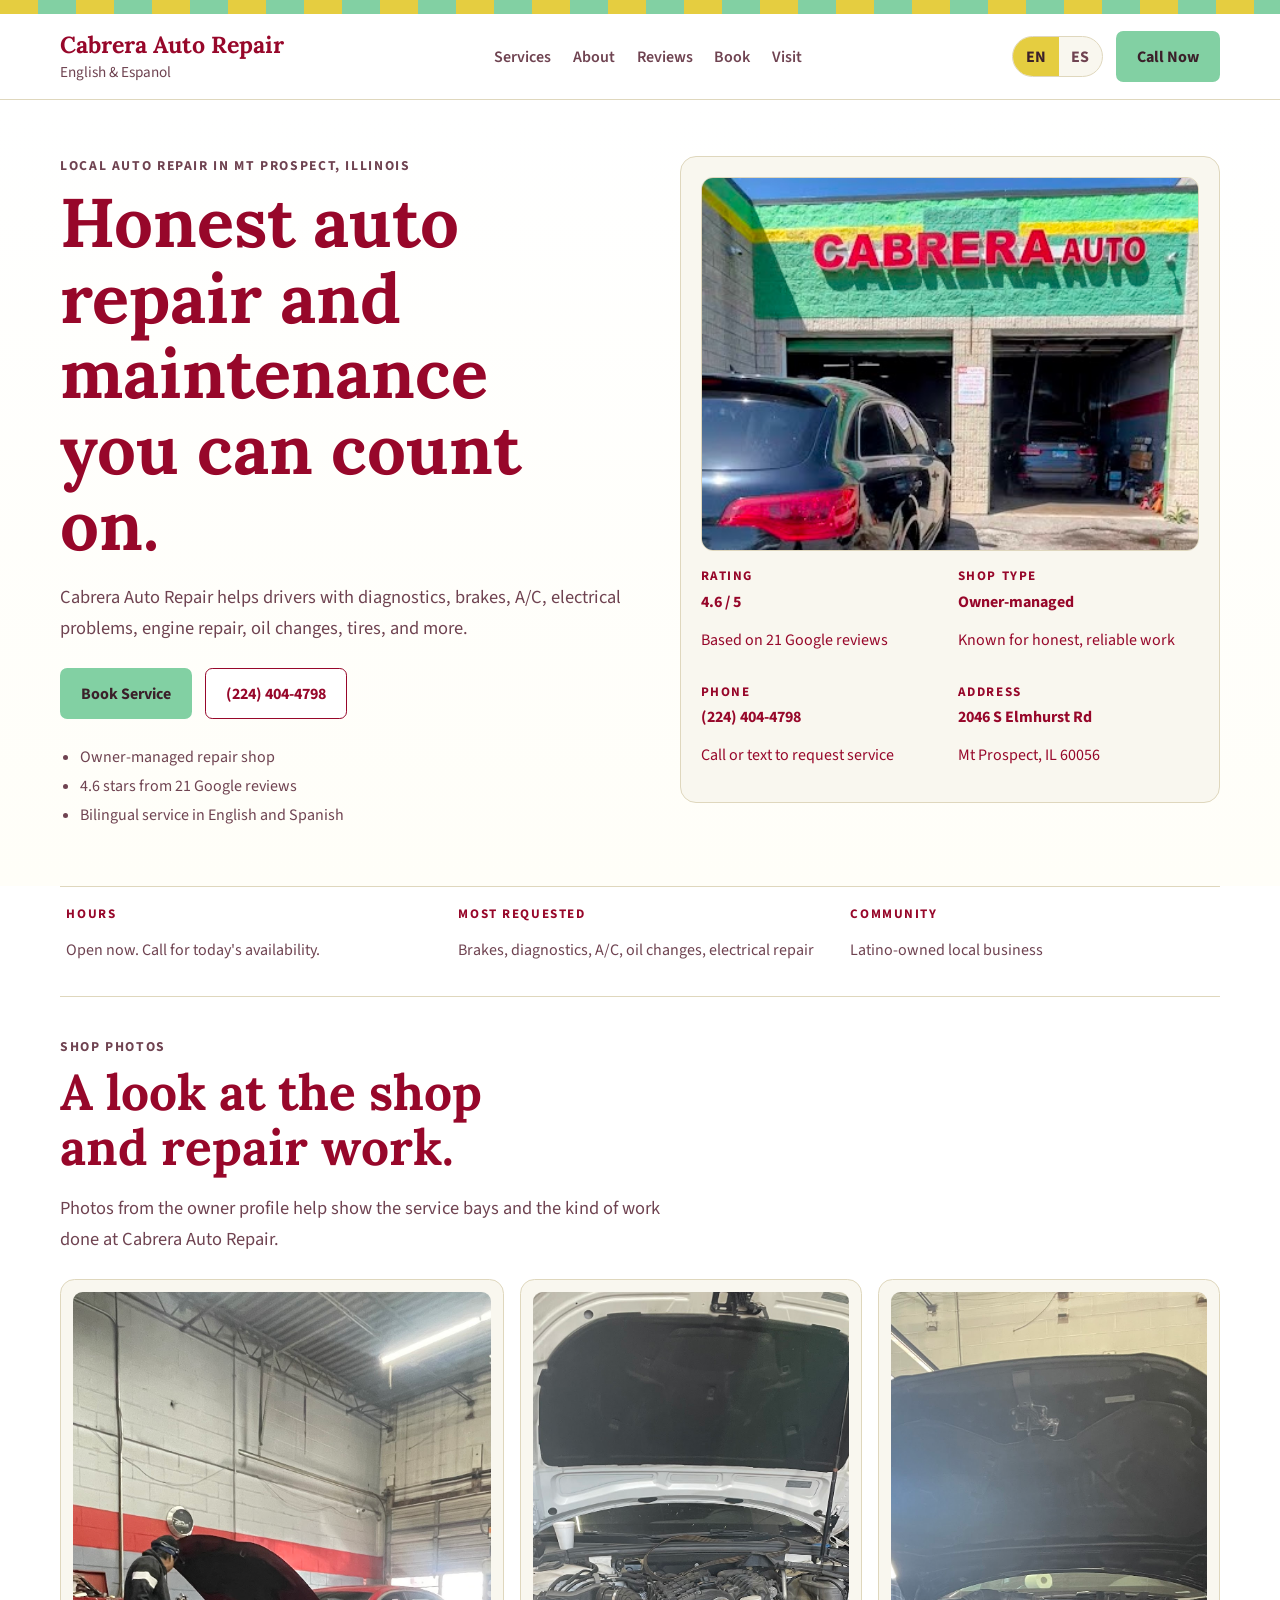
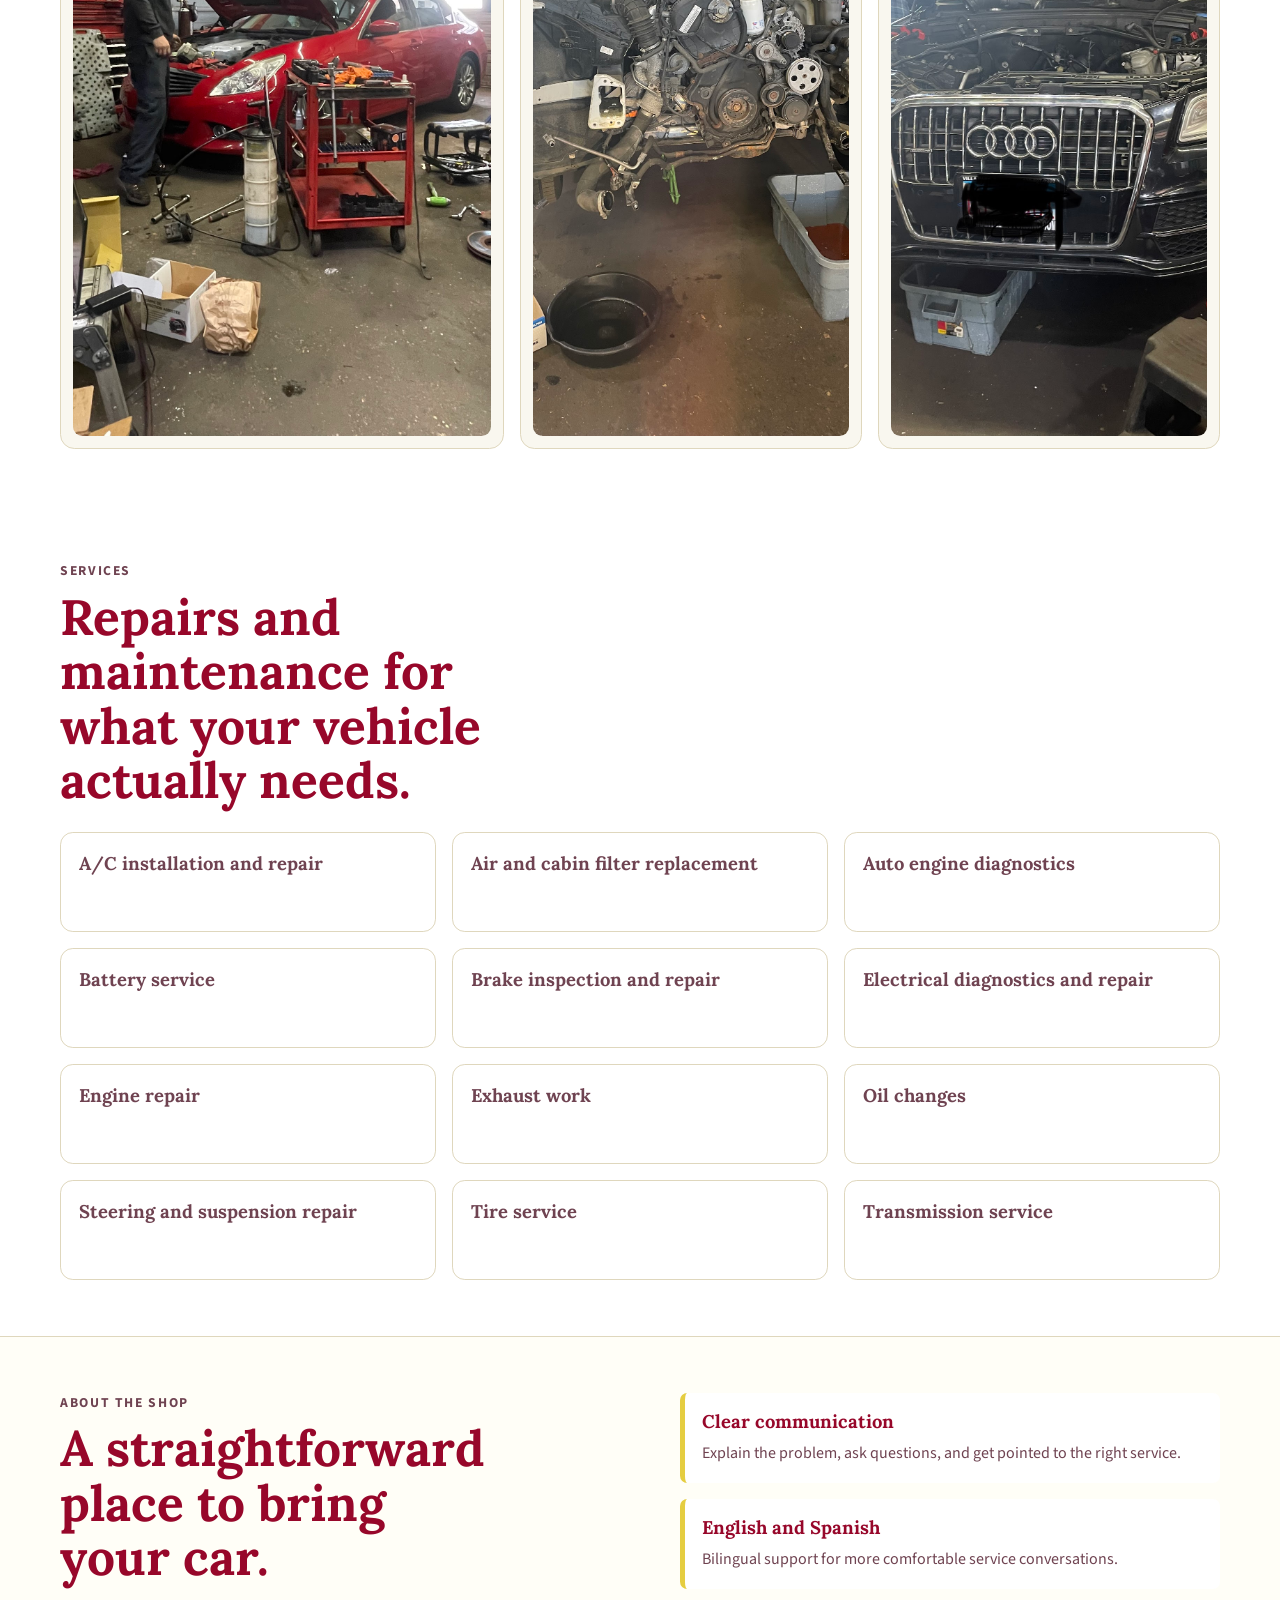
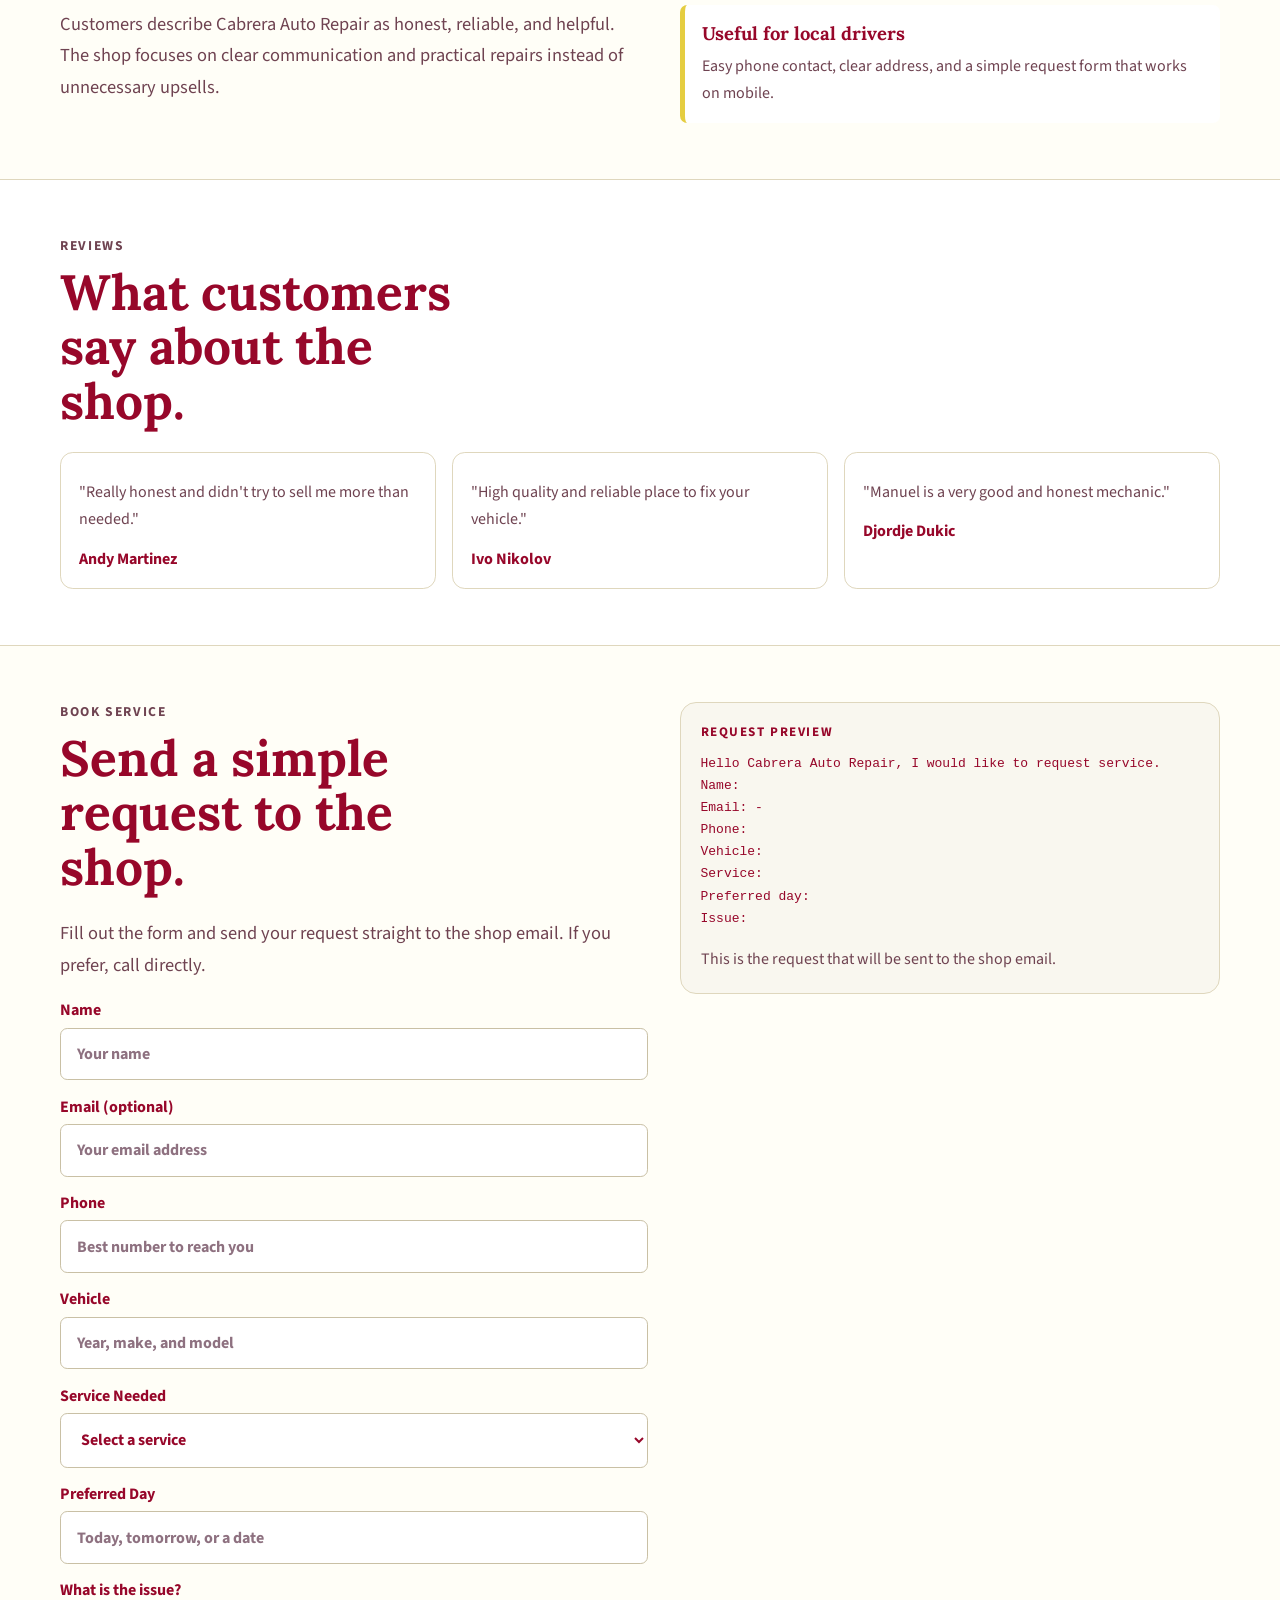
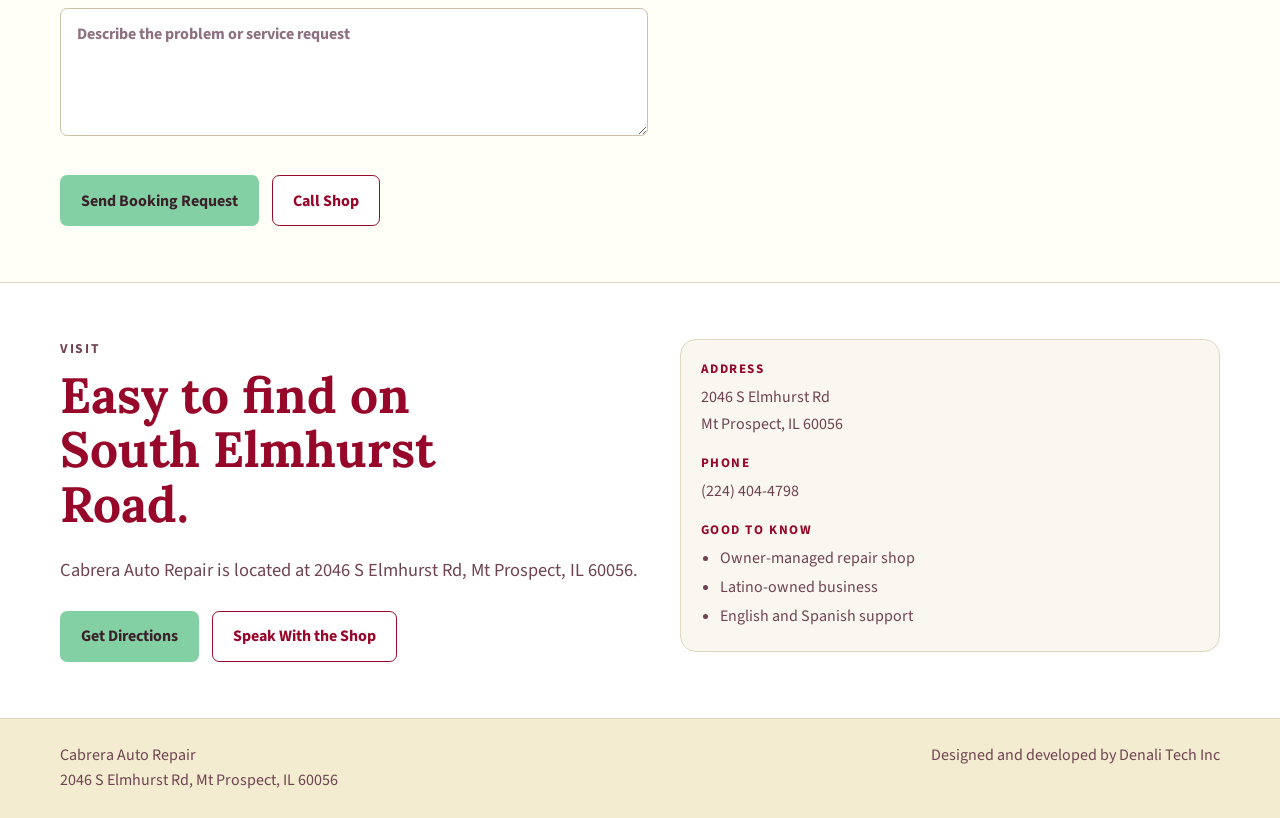
<file: index.html>
<!DOCTYPE html>
<html lang="en">
  <head>
    <meta charset="UTF-8" />
    <meta name="viewport" content="width=device-width, initial-scale=1.0" />
    <title>Cabrera Auto Repair | Mt Prospect, IL</title>
    <meta
      name="description"
      content="Cabrera Auto Repair in Mt Prospect, IL offers diagnostics, brakes, A/C service, engine repair, electrical work, oil changes, tires, and more."
    />
    <meta name="robots" content="index, follow" />
    <meta name="theme-color" content="#82d0a3" />
    <link rel="canonical" href="http://cabrera-autorepair.com/" />
    <meta property="og:title" content="Cabrera Auto Repair | Mt Prospect, IL" />
    <meta
      property="og:description"
      content="Honest auto repair, maintenance, diagnostics, brakes, A/C, electrical work, tires, and more."
    />
    <meta property="og:type" content="website" />
    <meta property="og:url" content="http://cabrera-autorepair.com/" />
    <meta property="og:image" content="http://cabrera-autorepair.com/assets/shop-front.jpg" />
    <meta name="twitter:card" content="summary_large_image" />
    <meta name="twitter:title" content="Cabrera Auto Repair | Mt Prospect, IL" />
    <meta
      name="twitter:description"
      content="Honest auto repair, maintenance, diagnostics, brakes, A/C, electrical work, tires, and more."
    />
    <meta name="twitter:image" content="http://cabrera-autorepair.com/assets/shop-front.jpg" />
    <link rel="icon" type="image/svg+xml" href="favicon.svg" />
    <link rel="preconnect" href="https://fonts.googleapis.com" />
    <link rel="preconnect" href="https://fonts.gstatic.com" crossorigin />
    <link
      href="https://fonts.googleapis.com/css2?family=Lora:wght@500;600;700&family=Source+Sans+3:wght@400;600;700&display=swap"
      rel="stylesheet"
    />
    <link rel="stylesheet" href="styles.css" />
    <script type="application/ld+json">
      {
        "@context": "https://schema.org",
        "@type": "AutoRepair",
        "name": "Cabrera Auto Repair",
        "address": {
          "@type": "PostalAddress",
          "streetAddress": "2046 S Elmhurst Rd",
          "addressLocality": "Mt Prospect",
          "addressRegion": "IL",
          "postalCode": "60056",
          "addressCountry": "US"
        },
        "telephone": "+1-224-404-4798",
        "priceRange": "$$",
        "aggregateRating": {
          "@type": "AggregateRating",
          "ratingValue": "4.6",
          "reviewCount": "21"
        }
      }
    </script>
  </head>
  <body>
    <div class="top-stripe"></div>
    <header class="site-header">
      <div class="container header-inner">
        <a class="brand" href="#top" aria-label="Cabrera Auto Repair home">
          <span class="brand-name">Cabrera Auto Repair</span>
          <span class="brand-tag" data-i18n="brandTag">English & Espanol</span>
        </a>
        <nav class="site-nav" id="primary-nav" aria-label="Primary">
          <a href="#services" data-i18n="navServices">Services</a>
          <a href="#about" data-i18n="navAbout">About</a>
          <a href="#reviews" data-i18n="navReviews">Reviews</a>
          <a href="#book" data-i18n="navBook">Book</a>
          <a href="#visit" data-i18n="navVisit">Visit</a>
        </nav>
        <div class="header-tools">
          <div class="language-switch" aria-label="Language switcher">
            <button class="lang-button is-active" data-lang="en" type="button">EN</button>
            <button class="lang-button" data-lang="es" type="button">ES</button>
          </div>
          <a class="call-button" href="tel:+12244044798" data-i18n="callNow">Call Now</a>
          <button
            class="menu-toggle"
            id="menu-toggle"
            type="button"
            aria-expanded="false"
            aria-controls="primary-nav"
            aria-label="Toggle menu"
          >
            <span></span>
            <span></span>
            <span></span>
          </button>
        </div>
      </div>
    </header>

    <main id="top">
      <section class="hero">
        <div class="container hero-layout">
          <div class="hero-copy">
            <p class="kicker" data-i18n="heroKicker">Local Auto Repair in Mt Prospect, Illinois</p>
            <h1 data-i18n="heroTitle">Honest auto repair and maintenance you can count on.</h1>
            <p class="hero-text" data-i18n="heroText">
              Cabrera Auto Repair helps drivers with diagnostics, brakes, A/C,
              electrical problems, engine repair, oil changes, tires, and more.
            </p>
            <div class="hero-actions">
              <a class="primary-button" href="#book" data-i18n="heroBook">Book Service</a>
              <a class="secondary-button" href="tel:+12244044798">(224) 404-4798</a>
            </div>
            <ul class="hero-list">
              <li data-i18n="heroPoint1">Owner-managed repair shop</li>
              <li data-i18n="heroPoint2">4.6 stars from 21 Google reviews</li>
              <li data-i18n="heroPoint3">Bilingual service in English and Spanish</li>
            </ul>
          </div>
          <div class="hero-panel">
            <img
              src="assets/shop-front.jpg"
              alt="Front entrance of Cabrera Auto Repair in Mt Prospect"
            />
            <div class="hero-panel-grid">
              <div>
                <span class="info-label" data-i18n="infoRatingLabel">Rating</span>
                <strong>4.6 / 5</strong>
                <p data-i18n="infoRatingText">Based on 21 Google reviews</p>
              </div>
              <div>
                <span class="info-label" data-i18n="infoOwnerLabel">Shop Type</span>
                <strong data-i18n="infoOwnerValue">Owner-managed</strong>
                <p data-i18n="infoOwnerText">Known for honest, reliable work</p>
              </div>
              <div>
                <span class="info-label" data-i18n="infoPhoneLabel">Phone</span>
                <strong>(224) 404-4798</strong>
                <p data-i18n="infoPhoneText">Call or text to request service</p>
              </div>
              <div>
                <span class="info-label" data-i18n="infoAddressLabel">Address</span>
                <strong data-i18n="infoAddressValue">2046 S Elmhurst Rd</strong>
                <p data-i18n="infoAddressText">Mt Prospect, IL 60056</p>
              </div>
            </div>
          </div>
        </div>
      </section>

      <section class="quick-info">
        <div class="container quick-info-grid">
          <div>
            <span class="info-label" data-i18n="quickHoursLabel">Hours</span>
            <p data-i18n="quickHoursText">Open now. Call for today's availability.</p>
          </div>
          <div>
            <span class="info-label" data-i18n="quickServicesLabel">Most Requested</span>
            <p data-i18n="quickServicesText">Brakes, diagnostics, A/C, oil changes, electrical repair</p>
          </div>
          <div>
            <span class="info-label" data-i18n="quickCommunityLabel">Community</span>
            <p data-i18n="quickCommunityText">Latino-owned local business</p>
          </div>
        </div>
      </section>

      <section class="section photo-section">
        <div class="container">
          <div class="section-heading">
            <p class="kicker" data-i18n="galleryKicker">Shop Photos</p>
            <h2 data-i18n="galleryTitle">A look at the shop and repair work.</h2>
            <p class="body-copy" data-i18n="galleryText">
              Photos from the owner profile help show the service bays and the
              kind of work done at Cabrera Auto Repair.
            </p>
          </div>
          <div class="photo-grid">
            <figure class="photo-card photo-card-wide">
              <img
                src="assets/shop-photo-7.jpg"
                alt="Vehicle being serviced inside Cabrera Auto Repair"
              />
            </figure>
            <figure class="photo-card">
              <img
                src="assets/shop-photo-3.jpg"
                alt="Engine repair work inside Cabrera Auto Repair"
              />
            </figure>
            <figure class="photo-card">
              <img
                src="assets/shop-photo-4.jpg"
                alt="Vehicle being serviced inside Cabrera Auto Repair"
              />
            </figure>
          </div>
        </div>
      </section>

      <section class="section" id="services">
        <div class="container">
          <div class="section-heading">
            <p class="kicker" data-i18n="servicesKicker">Services</p>
            <h2 data-i18n="servicesTitle">Repairs and maintenance for what your vehicle actually needs.</h2>
          </div>
          <div class="service-grid">
            <article class="service-card"><h3 data-i18n="service1">A/C installation and repair</h3></article>
            <article class="service-card"><h3 data-i18n="service2">Air and cabin filter replacement</h3></article>
            <article class="service-card"><h3 data-i18n="service3">Auto engine diagnostics</h3></article>
            <article class="service-card"><h3 data-i18n="service4">Battery service</h3></article>
            <article class="service-card"><h3 data-i18n="service5">Brake inspection and repair</h3></article>
            <article class="service-card"><h3 data-i18n="service6">Electrical diagnostics and repair</h3></article>
            <article class="service-card"><h3 data-i18n="service7">Engine repair</h3></article>
            <article class="service-card"><h3 data-i18n="service8">Exhaust work</h3></article>
            <article class="service-card"><h3 data-i18n="service9">Oil changes</h3></article>
            <article class="service-card"><h3 data-i18n="service10">Steering and suspension repair</h3></article>
            <article class="service-card"><h3 data-i18n="service11">Tire service</h3></article>
            <article class="service-card"><h3 data-i18n="service12">Transmission service</h3></article>
          </div>
        </div>
      </section>

      <section class="section accent-section" id="about">
        <div class="container two-column">
          <div>
            <div class="section-heading">
              <p class="kicker" data-i18n="aboutKicker">About the Shop</p>
              <h2 data-i18n="aboutTitle">A straightforward place to bring your car.</h2>
            </div>
            <p class="body-copy" data-i18n="aboutText">
              Customers describe Cabrera Auto Repair as honest, reliable, and
              helpful. The shop focuses on clear communication and practical
              repairs instead of unnecessary upsells.
            </p>
          </div>
          <div class="feature-list">
            <div>
              <h3 data-i18n="feature1Title">Clear communication</h3>
              <p data-i18n="feature1Text">Explain the problem, ask questions, and get pointed to the right service.</p>
            </div>
            <div>
              <h3 data-i18n="feature2Title">English and Spanish</h3>
              <p data-i18n="feature2Text">Bilingual support for more comfortable service conversations.</p>
            </div>
            <div>
              <h3 data-i18n="feature3Title">Useful for local drivers</h3>
              <p data-i18n="feature3Text">Easy phone contact, clear address, and a simple request form that works on mobile.</p>
            </div>
          </div>
        </div>
      </section>

      <section class="section" id="reviews">
        <div class="container">
          <div class="section-heading">
            <p class="kicker" data-i18n="reviewsKicker">Reviews</p>
            <h2 data-i18n="reviewsTitle">What customers say about the shop.</h2>
          </div>
          <div class="review-grid">
            <article class="review-card">
              <p data-i18n="review1Text">"Really honest and didn't try to sell me more than needed."</p>
              <span>Andy Martinez</span>
            </article>
            <article class="review-card">
              <p data-i18n="review2Text">"High quality and reliable place to fix your vehicle."</p>
              <span>Ivo Nikolov</span>
            </article>
            <article class="review-card">
              <p data-i18n="review3Text">"Manuel is a very good and honest mechanic."</p>
              <span>Djordje Dukic</span>
            </article>
          </div>
        </div>
      </section>

      <section class="section accent-section" id="book">
        <div class="container two-column booking-layout">
          <div>
            <div class="section-heading">
              <p class="kicker" data-i18n="bookKicker">Book Service</p>
              <h2 data-i18n="bookTitle">Send a simple request from your phone.</h2>
            </div>
            <p class="body-copy" data-i18n="bookText">
              Fill out the form and send your request straight to the shop
              email. If you prefer, call directly.
            </p>
            <form
              class="booking-form"
              id="booking-form"
              action="https://formsubmit.co/autorepaircabrera@gmail.com"
              method="POST"
            >
              <input type="hidden" name="_subject" value="New Cabrera Auto Repair service request" />
              <input type="hidden" name="_template" value="table" />
              <input type="hidden" name="_next" value="https://cabrera-autorepair.com/thanks.html" />
              <input type="text" name="_honey" tabindex="-1" autocomplete="off" class="hp-field" />
              <label>
                <span data-i18n="labelName">Name</span>
                <input id="name" name="name" type="text" required data-i18n-placeholder="placeholderName" />
              </label>
              <label>
                <span data-i18n="labelEmail">Email</span>
                <input id="email" name="email" type="email" data-i18n-placeholder="placeholderEmail" />
              </label>
              <label>
                <span data-i18n="labelPhone">Phone</span>
                <input id="phone" name="phone" type="tel" required data-i18n-placeholder="placeholderPhone" />
              </label>
              <label>
                <span data-i18n="labelVehicle">Vehicle</span>
                <input id="vehicle" name="vehicle" type="text" required data-i18n-placeholder="placeholderVehicle" />
              </label>
              <label>
                <span data-i18n="labelService">Service Needed</span>
                <select id="service" name="service" required></select>
              </label>
              <label>
                <span data-i18n="labelDay">Preferred Day</span>
                <input id="day" name="day" type="text" data-i18n-placeholder="placeholderDay" />
              </label>
              <label>
                <span data-i18n="labelDetails">What is the issue?</span>
                <textarea id="details" name="details" rows="4" data-i18n-placeholder="placeholderDetails"></textarea>
              </label>
              <div class="form-actions">
                <button class="primary-button" type="submit" data-i18n="submitText">Send Booking Request</button>
                <a class="secondary-button" href="tel:+12244044798" data-i18n="callShop">Call Shop</a>
              </div>
            </form>
          </div>
          <aside class="booking-preview">
            <span class="info-label" data-i18n="previewLabel">Request Preview</span>
            <pre id="message-preview"></pre>
            <p data-i18n="previewText">
              This is the request that will be sent to the shop email.
            </p>
          </aside>
        </div>
      </section>

      <section class="section" id="visit">
        <div class="container two-column">
          <div>
            <div class="section-heading">
              <p class="kicker" data-i18n="visitKicker">Visit</p>
              <h2 data-i18n="visitTitle">Easy to find on South Elmhurst Road.</h2>
            </div>
            <p class="body-copy" data-i18n="visitText">
              Cabrera Auto Repair is located at 2046 S Elmhurst Rd, Mt Prospect,
              IL 60056.
            </p>
            <div class="hero-actions">
              <a
                class="primary-button"
                href="https://www.google.com/maps/search/?api=1&query=2046+S+Elmhurst+Rd+Mt+Prospect+IL+60056"
                target="_blank"
                rel="noreferrer"
                data-i18n="directions"
              >
                Get Directions
              </a>
              <a class="secondary-button" href="tel:+12244044798" data-i18n="speakShop">Speak With the Shop</a>
            </div>
          </div>
          <div class="visit-box">
            <div>
              <span class="info-label" data-i18n="visitAddressLabel">Address</span>
              <p>2046 S Elmhurst Rd<br />Mt Prospect, IL 60056</p>
            </div>
            <div>
              <span class="info-label" data-i18n="visitPhoneLabel">Phone</span>
              <p>(224) 404-4798</p>
            </div>
            <div>
              <span class="info-label" data-i18n="visitNotesLabel">Good to Know</span>
              <ul class="visit-notes">
                <li data-i18n="visitNote1">Owner-managed repair shop</li>
                <li data-i18n="visitNote2">Latino-owned business</li>
                <li data-i18n="visitNote3">English and Spanish support</li>
              </ul>
            </div>
          </div>
        </div>
      </section>
    </main>

    <footer class="site-footer">
      <div class="container footer-inner">
        <p>Cabrera Auto Repair<br />2046 S Elmhurst Rd, Mt Prospect, IL 60056</p>
        <p data-i18n="footerText">Designed and developed by Denali Tech Inc</p>
      </div>
    </footer>

    <div class="mobile-bar">
      <a class="primary-button" href="tel:+12244044798" data-i18n="callNow">Call Now</a>
      <a class="secondary-button" href="#book" data-i18n="heroBook">Book Service</a>
    </div>

    <script src="script.js"></script>
  </body>
</html>
</file>
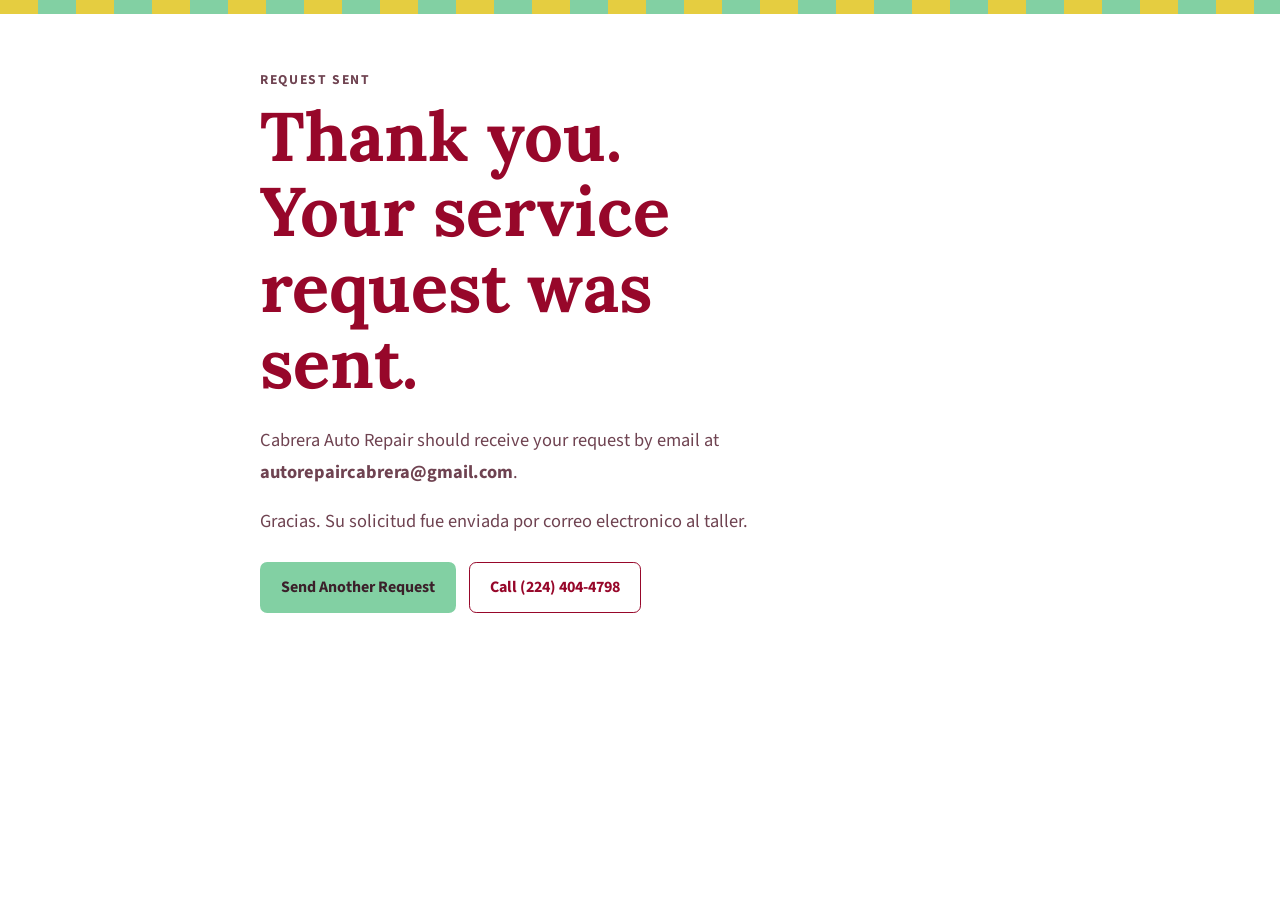
<file: thanks.html>
<!DOCTYPE html>
<html lang="en">
  <head>
    <meta charset="UTF-8" />
    <meta name="viewport" content="width=device-width, initial-scale=1.0" />
    <title>Request Sent | Cabrera Auto Repair</title>
    <meta
      name="description"
      content="Thank you page for Cabrera Auto Repair service requests."
    />
    <meta name="robots" content="noindex, nofollow" />
    <link rel="canonical" href="http://cabrera-autorepair.com/thanks.html" />
    <link rel="icon" type="image/svg+xml" href="favicon.svg" />
    <link rel="preconnect" href="https://fonts.googleapis.com" />
    <link rel="preconnect" href="https://fonts.gstatic.com" crossorigin />
    <link
      href="https://fonts.googleapis.com/css2?family=Lora:wght@500;600;700&family=Source+Sans+3:wght@400;600;700&display=swap"
      rel="stylesheet"
    />
    <link rel="stylesheet" href="styles.css" />
  </head>
  <body>
    <div class="top-stripe"></div>
    <main class="section">
      <div class="container" style="max-width: 760px;">
        <div class="section-heading">
          <p class="kicker">Request Sent</p>
          <h1>Thank you. Your service request was sent.</h1>
        </div>
        <p class="body-copy">
          Cabrera Auto Repair should receive your request by email at
          <strong>autorepaircabrera@gmail.com</strong>.
        </p>
        <p class="body-copy">
          Gracias. Su solicitud fue enviada por correo electronico al taller.
        </p>
        <div class="hero-actions">
          <a class="primary-button" href="index.html#book">Send Another Request</a>
          <a class="secondary-button" href="tel:+12244044798">Call (224) 404-4798</a>
        </div>
      </div>
    </main>
  </body>
</html>
</file>
<file: styles.css>
:root {
  --page-bg: #ffffff;
  --surface: #f9f7ef;
  --surface-strong: #f3ecd0;
  --primary: #82d0a3;
  --accent: #e5cd40;
  --ink: #97072a;
  --ink-soft: #6f4351;
  --line: #dfd7bd;
  --button-text: #3b202a;
  --max-width: 1160px;
}

* {
  box-sizing: border-box;
}

html {
  scroll-behavior: smooth;
}

body {
  margin: 0;
  font-family: "Source Sans 3", sans-serif;
  background: var(--page-bg);
  color: var(--ink);
}

a {
  color: inherit;
  text-decoration: none;
}

img {
  display: block;
  max-width: 100%;
}

button,
input,
select,
textarea {
  font: inherit;
}

.top-stripe {
  height: 14px;
  background:
    repeating-linear-gradient(
      90deg,
      var(--accent) 0 38px,
      var(--primary) 38px 76px
    );
}

.container {
  width: min(100% - 2rem, var(--max-width));
  margin: 0 auto;
}

.site-header {
  position: sticky;
  top: 0;
  z-index: 20;
  background: rgba(255, 255, 255, 0.96);
  border-bottom: 1px solid var(--line);
  backdrop-filter: blur(8px);
}

.header-inner {
  display: flex;
  align-items: center;
  justify-content: space-between;
  gap: 1rem;
  padding: 1rem 0;
}

.brand {
  display: inline-flex;
  flex-direction: column;
  gap: 0.15rem;
}

.brand-name,
h1,
h2,
h3 {
  font-family: "Lora", serif;
}

.brand-name {
  font-size: 1.45rem;
  font-weight: 700;
}

.brand-tag {
  color: var(--ink-soft);
  font-size: 0.95rem;
}

.site-nav {
  display: flex;
  gap: 1.35rem;
  font-weight: 600;
  color: var(--ink-soft);
}

.menu-toggle {
  display: none;
  width: 3rem;
  height: 3rem;
  padding: 0;
  border: 1px solid var(--line);
  border-radius: 0.55rem;
  background: #fff;
  align-items: center;
  justify-content: center;
  flex-direction: column;
  gap: 0.3rem;
  cursor: pointer;
}

.menu-toggle span {
  width: 1.2rem;
  height: 2px;
  border-radius: 999px;
  background: var(--ink);
  transition: transform 0.2s ease, opacity 0.2s ease;
}

.site-nav a:hover,
.site-nav a:focus-visible,
.lang-button:hover,
.lang-button:focus-visible {
  color: var(--ink);
}

.header-tools {
  display: flex;
  align-items: center;
  gap: 0.8rem;
}

.language-switch {
  display: inline-flex;
  border: 1px solid var(--line);
  border-radius: 999px;
  overflow: hidden;
  background: var(--surface);
}

.lang-button {
  border: 0;
  background: transparent;
  padding: 0.55rem 0.8rem;
  font-weight: 700;
  color: var(--ink-soft);
  cursor: pointer;
}

.lang-button.is-active {
  background: var(--accent);
  color: var(--button-text);
}

.call-button,
.primary-button,
.secondary-button {
  display: inline-flex;
  align-items: center;
  justify-content: center;
  min-height: 3rem;
  padding: 0.85rem 1.25rem;
  border-radius: 0.45rem;
  border: 1px solid transparent;
  font-weight: 700;
}

.call-button,
.primary-button {
  background: var(--primary);
  color: var(--button-text);
}

.secondary-button {
  background: #fff;
  border-color: var(--ink);
  color: var(--ink);
}

.hero,
.section {
  padding: 3.5rem 0;
}

.hero {
  background: linear-gradient(180deg, #ffffff 0%, #fffef8 100%);
}

.hero-layout,
.two-column {
  display: grid;
  grid-template-columns: minmax(0, 1fr) minmax(300px, 0.92fr);
  gap: 2rem;
  align-items: start;
}

.kicker {
  margin: 0 0 0.6rem;
  color: var(--ink-soft);
  text-transform: uppercase;
  letter-spacing: 0.12em;
  font-size: 0.85rem;
  font-weight: 700;
}

h1,
h2 {
  margin: 0;
  line-height: 1.1;
}

h1 {
  font-size: clamp(2.4rem, 6vw, 4.3rem);
  max-width: 11ch;
}

h2 {
  font-size: clamp(2rem, 4.4vw, 3.1rem);
  max-width: 14ch;
}

h3 {
  margin: 0;
  font-size: 1.15rem;
}

.hero-text,
.body-copy,
.hero-list,
.service-card,
.review-card p,
.feature-list p,
.booking-preview p,
.visit-box p,
.visit-notes,
.quick-info-grid p {
  color: var(--ink-soft);
}

.hero-text,
.body-copy {
  font-size: 1.15rem;
  line-height: 1.7;
  max-width: 40rem;
}

.hero-actions,
.form-actions {
  display: flex;
  flex-wrap: wrap;
  gap: 0.8rem;
  margin-top: 1.5rem;
}

.hero-list {
  margin: 1.5rem 0 0;
  padding-left: 1.25rem;
  line-height: 1.8;
}

.hero-panel,
.visit-box,
.booking-preview {
  background: var(--surface);
  border: 1px solid var(--line);
  border-radius: 1rem;
  padding: 1.25rem;
}

.hero-panel img {
  width: 100%;
  aspect-ratio: 4 / 3;
  object-fit: cover;
  object-position: center;
  border-radius: 0.75rem;
  border: 1px solid var(--line);
  background: #fff;
}

.hero-panel-grid,
.quick-info-grid,
.photo-grid,
.service-grid,
.review-grid {
  display: grid;
  gap: 1rem;
}

.hero-panel-grid {
  grid-template-columns: repeat(2, minmax(0, 1fr));
  margin-top: 1rem;
}

.quick-info {
  padding-bottom: 0.5rem;
}

.quick-info-grid {
  grid-template-columns: repeat(3, minmax(0, 1fr));
  border-top: 1px solid var(--line);
  border-bottom: 1px solid var(--line);
}

.quick-info-grid > div {
  padding: 1.15rem 0.4rem;
}

.photo-section {
  padding-top: 2rem;
}

.photo-grid {
  grid-template-columns: 1.3fr 1fr 1fr;
  align-items: stretch;
}

.photo-card {
  margin: 0;
  background: var(--surface);
  border: 1px solid var(--line);
  border-radius: 0.9rem;
  padding: 0.75rem;
}

.photo-card img {
  width: 100%;
  height: 100%;
  min-height: 320px;
  object-fit: cover;
  object-position: center;
  border-radius: 0.6rem;
}

.photo-card-wide img {
  min-height: 420px;
}

.info-label {
  display: block;
  margin-bottom: 0.35rem;
  color: var(--ink);
  font-size: 0.82rem;
  font-weight: 700;
  letter-spacing: 0.12em;
  text-transform: uppercase;
}

.section-heading {
  margin-bottom: 1.5rem;
}

.service-grid {
  grid-template-columns: repeat(3, minmax(0, 1fr));
}

.service-card,
.review-card {
  background: #fff;
  border: 1px solid var(--line);
  border-radius: 0.8rem;
  padding: 1.15rem;
}

.service-card {
  min-height: 100px;
}

.accent-section {
  background: #fffef7;
  border-top: 1px solid var(--line);
  border-bottom: 1px solid var(--line);
}

.feature-list {
  display: grid;
  gap: 1rem;
}

.feature-list div {
  padding: 1rem 1.1rem;
  border-left: 5px solid var(--accent);
  background: #fff;
  border-radius: 0.45rem;
}

.feature-list p,
.review-card p,
.booking-preview p {
  margin: 0.45rem 0 0;
  line-height: 1.7;
}

.review-grid {
  grid-template-columns: repeat(3, minmax(0, 1fr));
}

.review-card span {
  display: block;
  margin-top: 0.9rem;
  font-weight: 700;
}

.booking-layout {
  align-items: start;
}

.booking-form {
  display: grid;
  gap: 0.95rem;
}

.hp-field {
  position: absolute;
  left: -9999px;
}

.booking-form label {
  display: grid;
  gap: 0.4rem;
  font-weight: 700;
}

.booking-form input,
.booking-form select,
.booking-form textarea {
  width: 100%;
  padding: 0.9rem 1rem;
  border-radius: 0.45rem;
  border: 1px solid #c9c0a5;
  background: #fff;
  color: var(--ink);
}

.booking-form textarea {
  min-height: 8rem;
  resize: vertical;
}

.booking-form input::placeholder,
.booking-form textarea::placeholder {
  color: #8e7180;
}

#message-preview {
  white-space: pre-wrap;
  margin: 0.75rem 0 1rem;
  min-height: 10rem;
  color: var(--ink);
  line-height: 1.7;
}

.visit-box {
  display: grid;
  gap: 1rem;
}

.visit-box p {
  margin: 0;
  line-height: 1.7;
}

.visit-notes {
  margin: 0;
  padding-left: 1.2rem;
  line-height: 1.8;
}

.site-footer {
  background: var(--surface-strong);
  border-top: 1px solid var(--line);
}

.footer-inner {
  display: flex;
  justify-content: space-between;
  gap: 1rem;
  padding: 1.5rem 0;
}

.footer-inner p {
  margin: 0;
  line-height: 1.6;
  color: var(--ink-soft);
}

.mobile-bar {
  display: none;
}

@media (max-width: 980px) {
  .hero-layout,
  .two-column,
  .service-grid,
  .review-grid,
  .quick-info-grid,
  .photo-grid,
  .hero-panel-grid {
    grid-template-columns: 1fr;
  }

  h1,
  h2 {
    max-width: none;
  }

  .footer-inner {
    flex-direction: column;
  }
}

@media (max-width: 720px) {
  .container {
    width: min(100% - 1.2rem, var(--max-width));
  }

  .header-inner {
    position: relative;
    align-items: center;
    gap: 0.8rem;
  }

  .header-tools {
    margin-left: auto;
    width: auto;
    gap: 0.6rem;
  }

  .site-nav {
    position: absolute;
    top: calc(100% + 1px);
    left: 0;
    right: 0;
    display: none;
    grid-template-columns: 1fr;
    gap: 0;
    padding: 0.35rem 0;
    background: rgba(255, 255, 255, 0.99);
    border-bottom: 1px solid var(--line);
    box-shadow: 0 12px 30px rgba(72, 38, 47, 0.08);
  }

  .site-header.is-open .site-nav {
    display: grid;
  }

  .site-nav a {
    padding: 0.95rem;
    border-top: 1px solid #efe7cf;
  }

  .site-nav a:first-child {
    border-top: 0;
  }

  .menu-toggle {
    display: inline-flex;
  }

  .site-header.is-open .menu-toggle span:nth-child(1) {
    transform: translateY(6px) rotate(45deg);
  }

  .site-header.is-open .menu-toggle span:nth-child(2) {
    opacity: 0;
  }

  .site-header.is-open .menu-toggle span:nth-child(3) {
    transform: translateY(-6px) rotate(-45deg);
  }

  .call-button {
    display: none;
  }

  .hero,
  .section {
    padding: 2.35rem 0;
  }

  .hero-layout {
    gap: 1.35rem;
  }

  .hero-copy {
    order: 2;
  }

  .hero-panel {
    order: 1;
  }

  .hero-panel,
  .visit-box,
  .booking-preview {
    padding: 1rem;
  }

  .hero-panel img {
    aspect-ratio: 16 / 11;
  }

  h1 {
    font-size: clamp(2.1rem, 11vw, 3rem);
  }

  .hero-text,
  .body-copy {
    font-size: 1.02rem;
  }

  .hero-actions,
  .form-actions {
    flex-direction: column;
  }

  .primary-button,
  .secondary-button {
    width: 100%;
  }

  .mobile-bar {
    position: fixed;
    left: 0;
    right: 0;
    bottom: 0;
    z-index: 30;
    display: grid;
    grid-template-columns: repeat(2, minmax(0, 1fr));
    gap: 0.75rem;
    padding: 0.8rem;
    background: rgba(255, 255, 255, 0.98);
    border-top: 1px solid var(--line);
  }

  body {
    padding-bottom: 5rem;
  }
}
</file>
